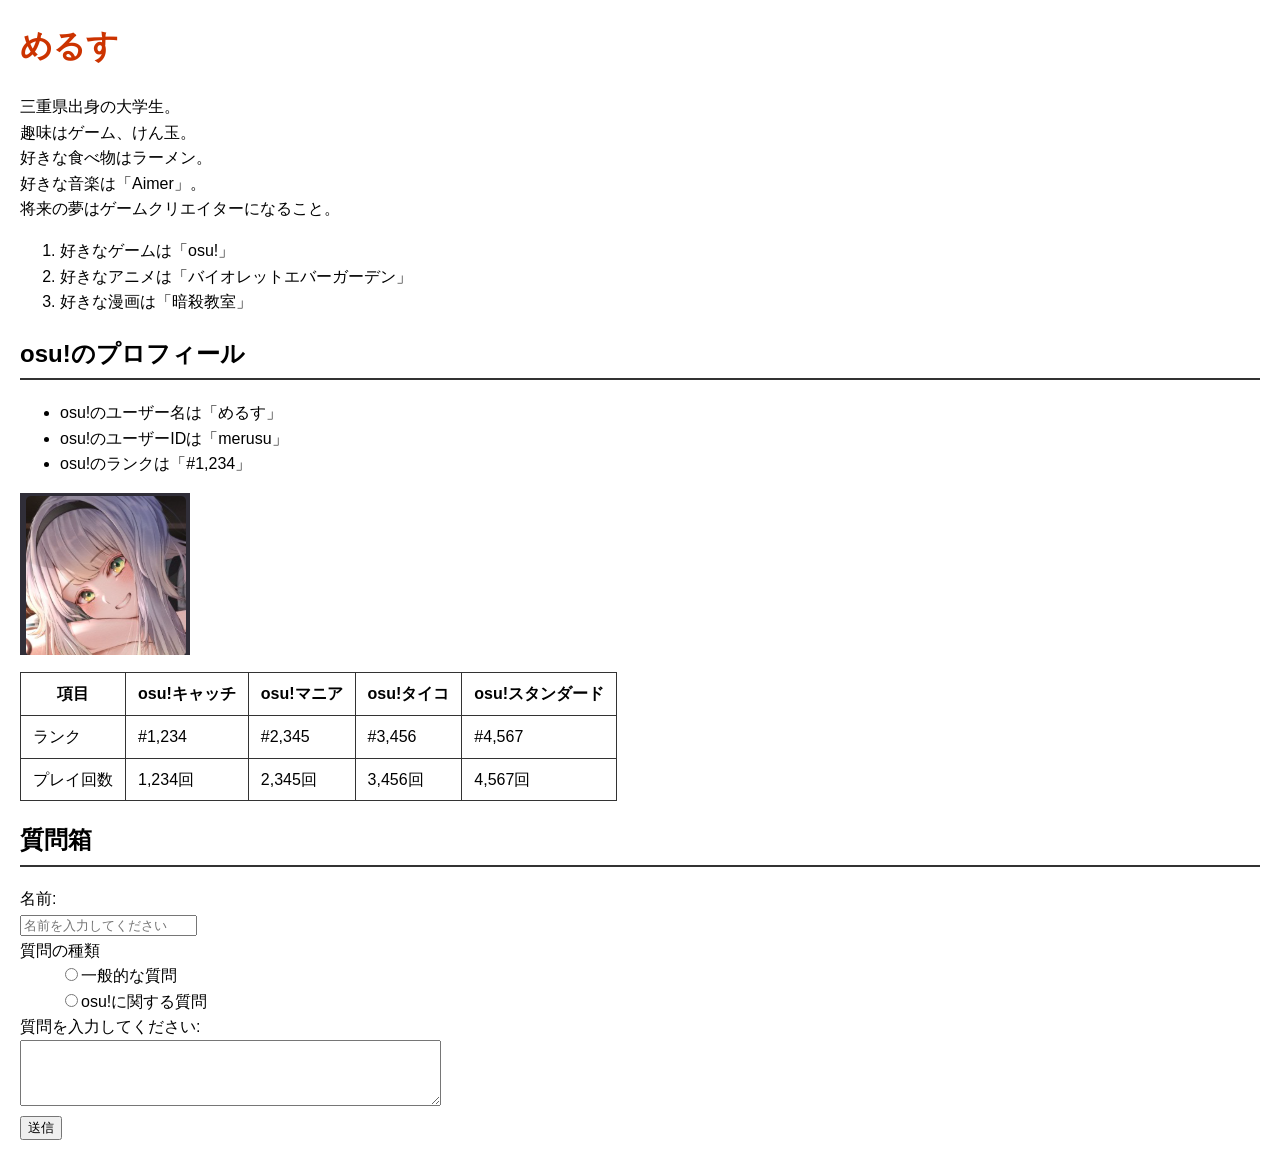
<file: index.html>
<!DOCTYPE html>
<html lang="en">
<head>
    <meta charset="UTF-8">
    <meta name="viewport" content="width=device-width, initial-scale=1.0">
    <title>Document</title>
    <link rel="stylesheet" href="index.css">
</head>
<body>
    <th>
        <h1>めるす</h1>
    </th>
    <p>三重県出身の大学生。<br>
        趣味はゲーム、けん玉。<br>
        好きな食べ物はラーメン。<br>
        好きな音楽は「Aimer」。<br>
        将来の夢はゲームクリエイターになること。</p>

    <ol>
        <li>好きなゲームは「osu!」</li>
        <li>好きなアニメは「バイオレットエバーガーデン」</li>
        <li>好きな漫画は「暗殺教室」</li>
    </ol>

    <h2>osu!のプロフィール</h2>
    <ul>
        <li>osu!のユーザー名は「めるす」</li>
        <li>osu!のユーザーIDは「merusu」</li>
        <li>osu!のランクは「#1,234」</li>
    </ul>
    <a href="https://osu.ppy.sh/users/merusu" target="_blank"><img src="odusioriha.png" alt="osu!プロフィール"></a>

    <table >
        <thead>
            <tr>
                <th>項目</th>
                <th>osu!キャッチ</th>
                <th>osu!マニア</th>
                <th>osu!タイコ</th>
                <th>osu!スタンダード</th>
            </tr>
        </thead>
        <tbody>
            <tr>
                <td>ランク</td>
                <td>#1,234</td>
                <td>#2,345</td>
                <td>#3,456</td>
                <td>#4,567</td>
            </tr>
            <tr>
                <td>プレイ回数</td>
                <td>1,234回</td>
                <td>2,345回</td>
                <td>3,456回</td>
                <td>4,567回</td>
            </tr>
        </tbody>
    </table>
        <th>
            <h2>質問箱</h2>

            </th>
    <form action="/submit_question" method="post">
        <label for="name">名前:</label><br>
        <input type="text" id="name" name="name" placeholder="名前を入力してください"><br>
        <dt>質問の種類</dt>
        <dd>
            <input type="radio" name="question_type" value="general" id="general">一般的な質問<br>
            <input type="radio" name="question_type" value="osu" id="osu">osu!に関する質問<br>
        </dd>
        <label for="question">質問を入力してください:</label><br>
        <textarea id="question" name="question" rows="4" cols="50"></textarea><br>
        <input type="submit" value="送信">
    </form>
</body>
</html>
</file>
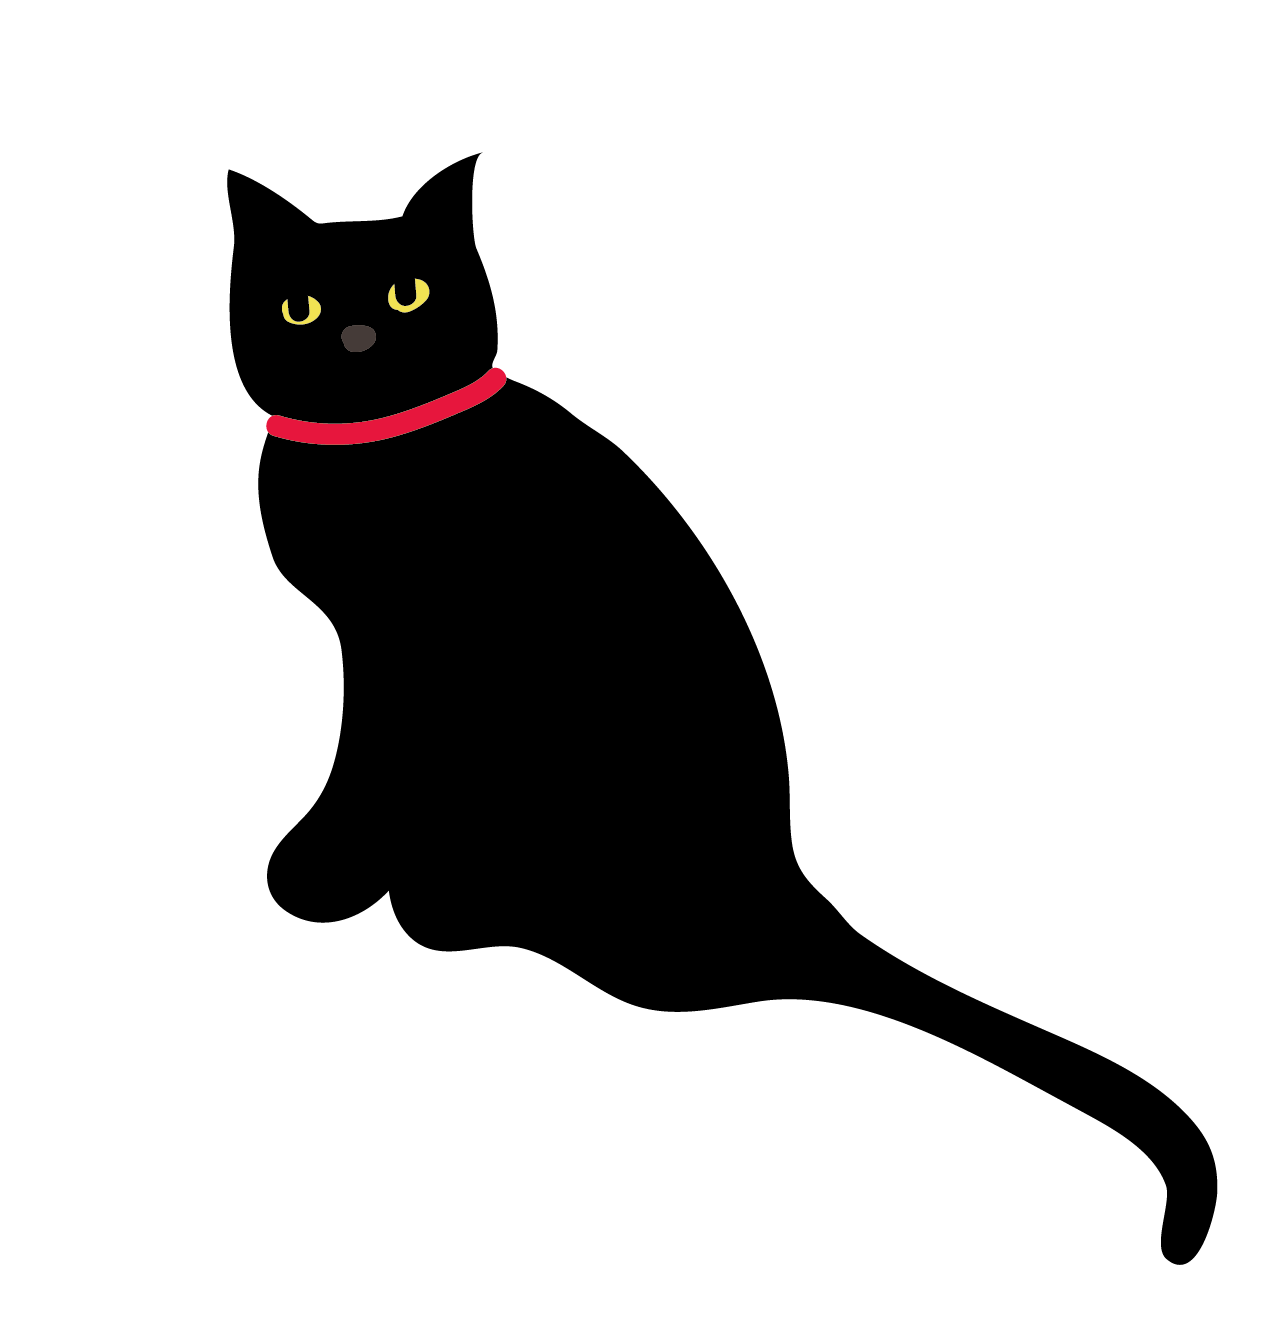
<file: 2a.html>
<!DOCTYPE html>
<html lang="en">
<head>
    <meta charset="UTF-8">
    <meta name="viewport" content="width=device-width, initial-scale=1.0">
    <title>Document</title>
</head>
<body>
    <img src="kuroneko-02-02.png">
</body>
</html>
</file>
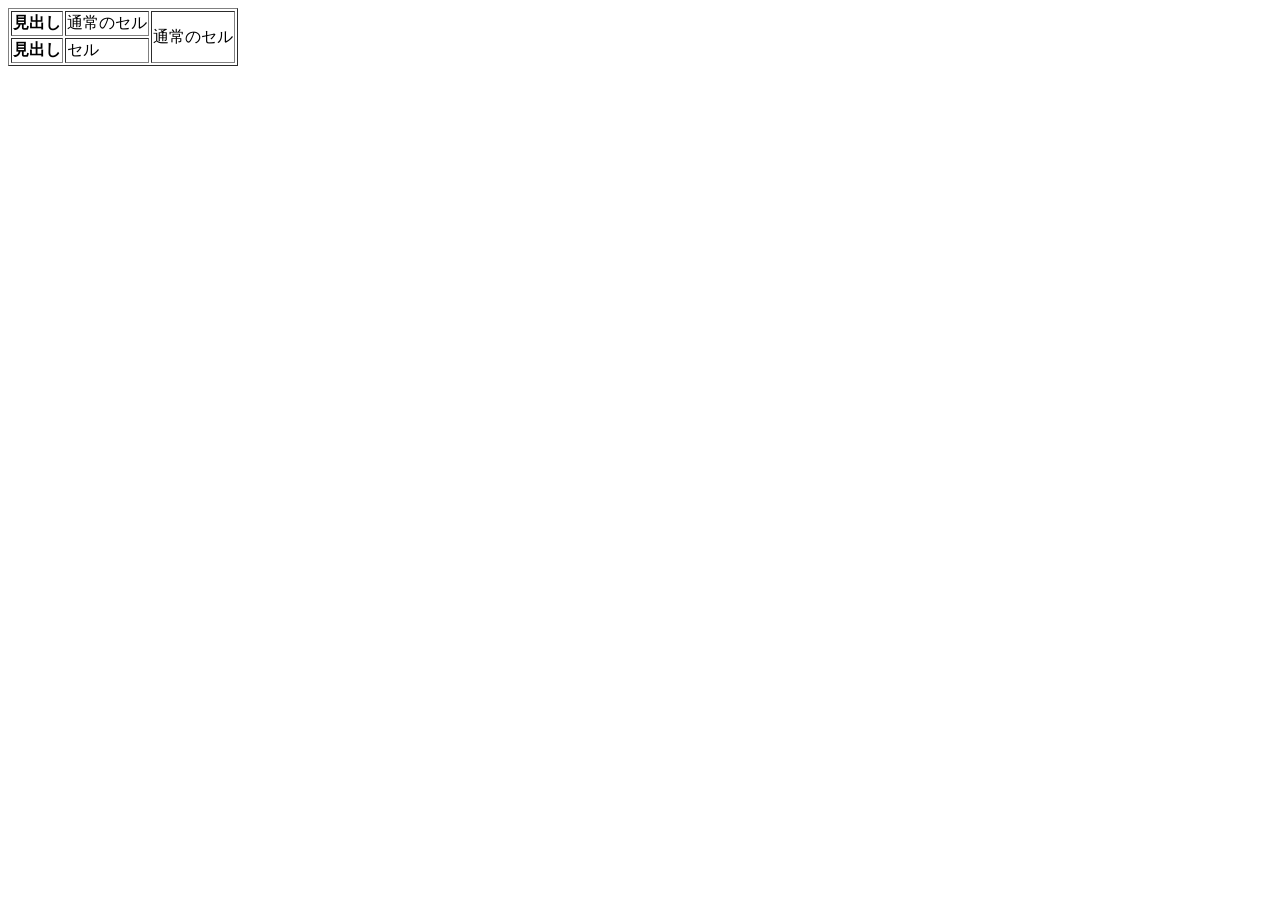
<file: 3.1.html>
<!DOCTYPE html>
<html lang="ja">
<head>
    <meta charset="UTF-8">
    <meta name="viewport" content="width=device-width, initial-scale=1.0">
    <title>Document</title>
</head>
<body>
    <table border="1">
        <tr>
            <th>見出し</th>
            <td>通常のセル</td>
            <td rowspan="2">通常のセル</td>
        </tr>
        <tr>
            <th>見出し</th>
            <td>セル</td>

        </tr>
            <form action="program.php" method="post">
            </form>
    </table>
</body>
</html>
</file>
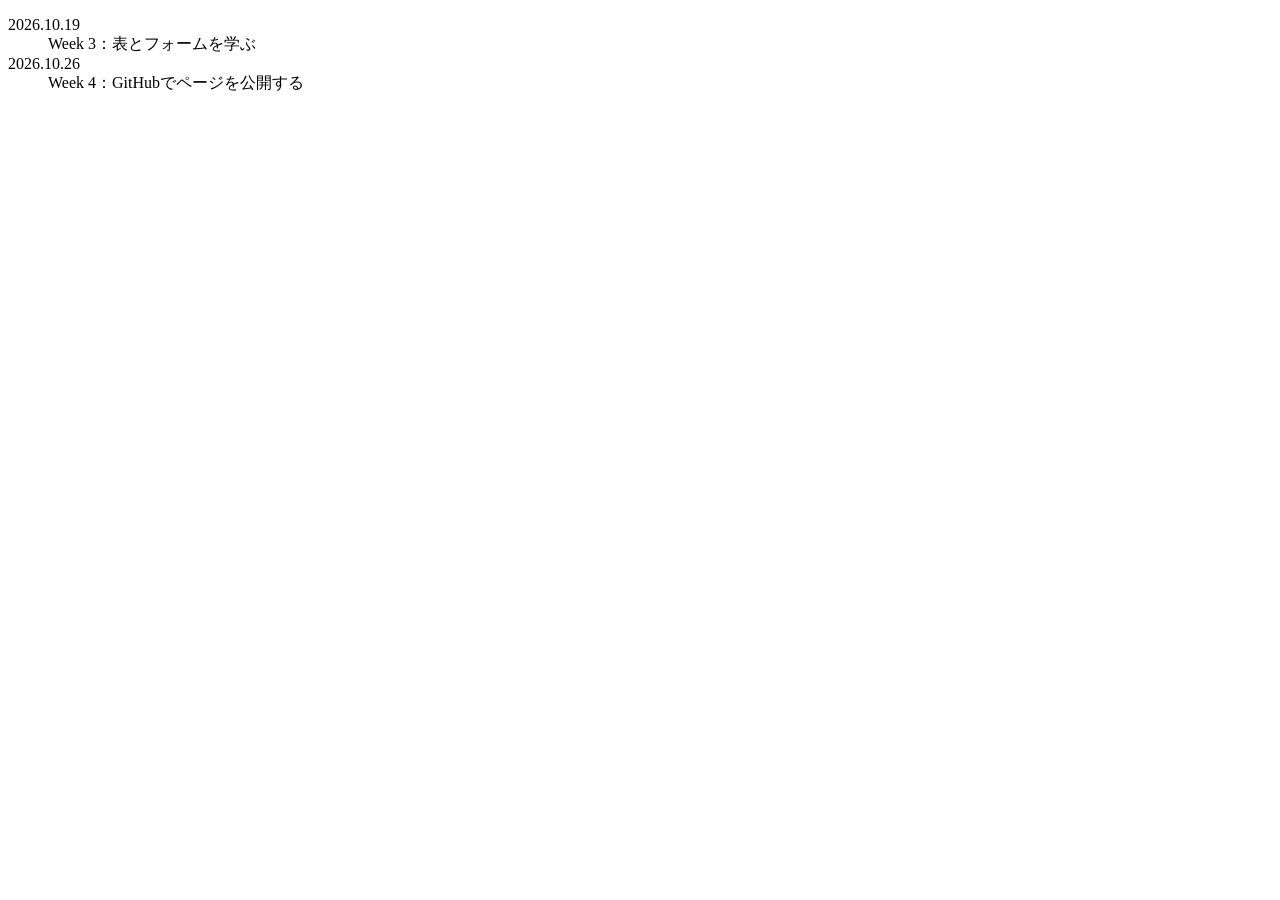
<file: 3.2.html>
<!DOCTYPE html>
<html lang="ja">
<head>
    <meta charset="UTF-8">
    <meta name="viewport" content="width=device-width, initial-scale=1.0">
    <title>Document</title>
</head>
<body>
    <dl>
    <dt>2026.10.19</dt>
    <dd>Week 3：表とフォームを学ぶ</dd>
    <dt>2026.10.26</dt>
    <dd>Week 4：GitHubでページを公開する</dd>
</dl>
</body>
</html>
</file>
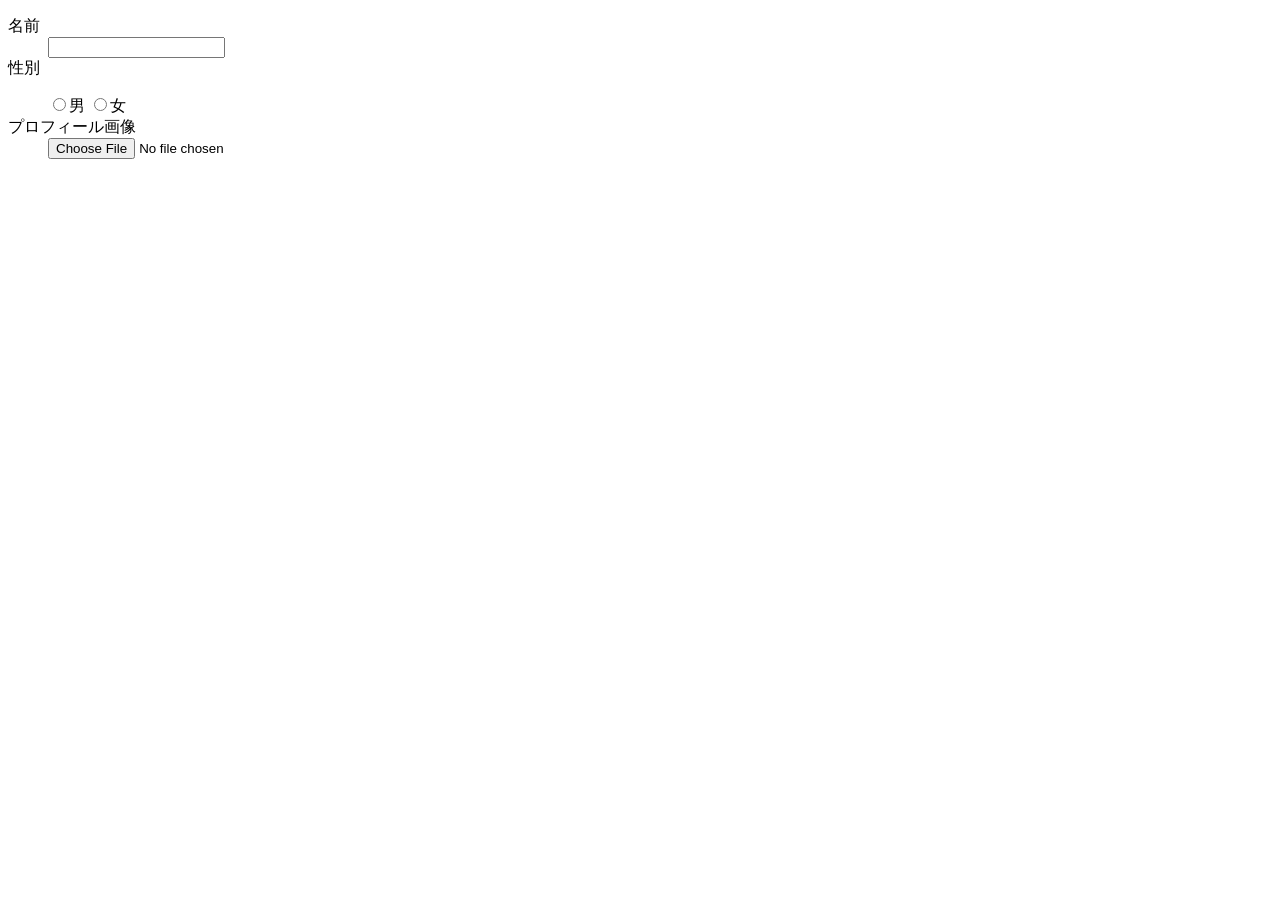
<file: 3.4.html>
<!DOCTYPE html>
<html lang="ja">
<head>
    <meta charset="UTF-8">
    <meta name="viewport" content="width=device-width, initial-scale=1.0">
    <title>Document</title>
</head>
<body>
    <form action="program.php" method="post">
        <dl>
            <dt>名前</dt>
           <dd>
              <input type="text" name="your-name">
           </dd>
           <dt>性別</dt>
        </dl>
        <dd>
            <input type="radio" name="gender" value="man">男
            <input type="radio" name="gender2" value="woman">女
        </dd>
        <dt>プロフィール画像</dt>
        <dd>
            <input type="file" name="profile-image">
        </dd>
    </form>
</body>
</html>
</file>
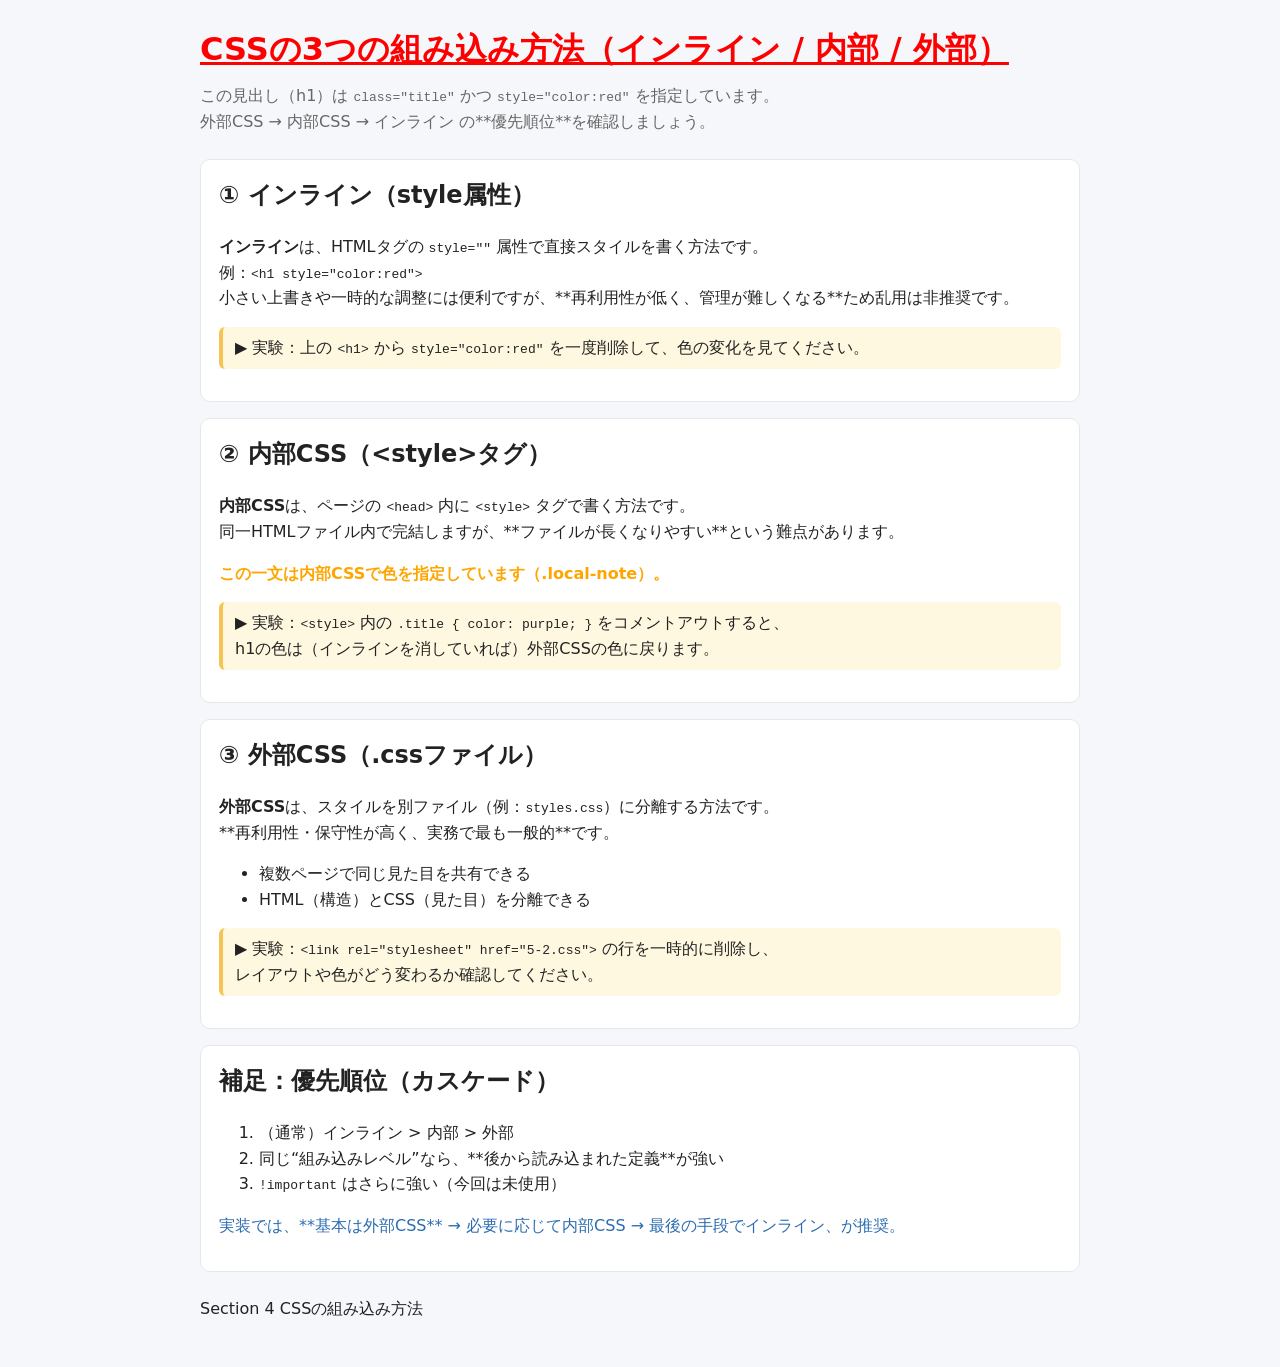
<file: 5-2.html>
<!DOCTYPE html>
<html lang="ja">
<head>
  <meta charset="UTF-8" />
  <title>CSSの組み込み方法デモ</title>

  <!-- ③ 外部CSSファイル -->
  <link rel="stylesheet" href="5-2.css" />

  <!-- ② 内部CSS（styleタグ） -->
  <style>
    /* 外部CSSより“後”に読み込まれるため、同じセレクタならこちらが優先されます（カスケード） */
    .title {
      color: purple;            /* 外部CSSの .title{ color: royalblue } を上書き */
      text-decoration: underline;
    }

    /* ページ内だけで使う、軽い調整の例 */
    .local-note {
      color: orange;
      font-weight: 700;
    }
  </style>
</head>
<body>
  <header class="container">
    <!-- ① インラインCSS（style属性） -->
    <!-- 同じ要素への指定では、通常インライン > 内部 > 外部 の順で強い（!importantは除く） -->
    <h1 class="title" style="color: red;">
      CSSの3つの組み込み方法（インライン / 内部 / 外部）
    </h1>
    <p class="lead">
      この見出し（h1）は <code>class="title"</code> かつ <code>style="color:red"</code> を指定しています。<br>
      外部CSS → 内部CSS → インライン の**優先順位**を確認しましょう。
    </p>
  </header>

  <main class="container">
    <section class="card">
      <h2>① インライン（style属性）</h2>
      <p>
        <strong>インライン</strong>は、HTMLタグの <code>style=""</code> 属性で直接スタイルを書く方法です。<br>
        例：<code>&lt;h1 style="color:red"&gt;</code><br>
        小さい上書きや一時的な調整には便利ですが、**再利用性が低く、管理が難しくなる**ため乱用は非推奨です。
      </p>
      <p class="try">
        ▶ 実験：上の <code>&lt;h1&gt;</code> から <code>style="color:red"</code> を一度削除して、色の変化を見てください。
      </p>
    </section>

    <section class="card">
      <h2>② 内部CSS（&lt;style&gt;タグ）</h2>
      <p>
        <strong>内部CSS</strong>は、ページの <code>&lt;head&gt;</code> 内に <code>&lt;style&gt;</code> タグで書く方法です。<br>
        同一HTMLファイル内で完結しますが、**ファイルが長くなりやすい**という難点があります。
      </p>
      <p class="local-note">この一文は内部CSSで色を指定しています（.local-note）。</p>
      <p class="try">
        ▶ 実験：<code>&lt;style&gt;</code> 内の <code>.title { color: purple; }</code> をコメントアウトすると、<br>
        h1の色は（インラインを消していれば）外部CSSの色に戻ります。
      </p>
    </section>

    <section class="card">
      <h2>③ 外部CSS（.cssファイル）</h2>
      <p>
        <strong>外部CSS</strong>は、スタイルを別ファイル（例：<code>styles.css</code>）に分離する方法です。<br>
        **再利用性・保守性が高く、実務で最も一般的**です。
      </p>
      <ul>
        <li>複数ページで同じ見た目を共有できる</li>
        <li>HTML（構造）とCSS（見た目）を分離できる</li>
      </ul>
      <p class="try">
        ▶ 実験：<code>&lt;link rel="stylesheet" href="5-2.css"&gt;</code> の行を一時的に削除し、<br>
        レイアウトや色がどう変わるか確認してください。
      </p>
    </section>

    <section class="card">
      <h2>補足：優先順位（カスケード）</h2>
      <ol>
        <li>（通常）インライン &gt; 内部 &gt; 外部</li>
        <li>同じ“組み込みレベル”なら、**後から読み込まれた定義**が強い</li>
        <li><code>!important</code> はさらに強い（今回は未使用）</li>
      </ol>
      <p class="note">
        実装では、**基本は外部CSS** → 必要に応じて内部CSS → 最後の手段でインライン、が推奨。
      </p>
    </section>
  </main>

  <footer class="container">
    <p>Section 4 CSSの組み込み方法</p>
  </footer>
</body>
</html>
</file>
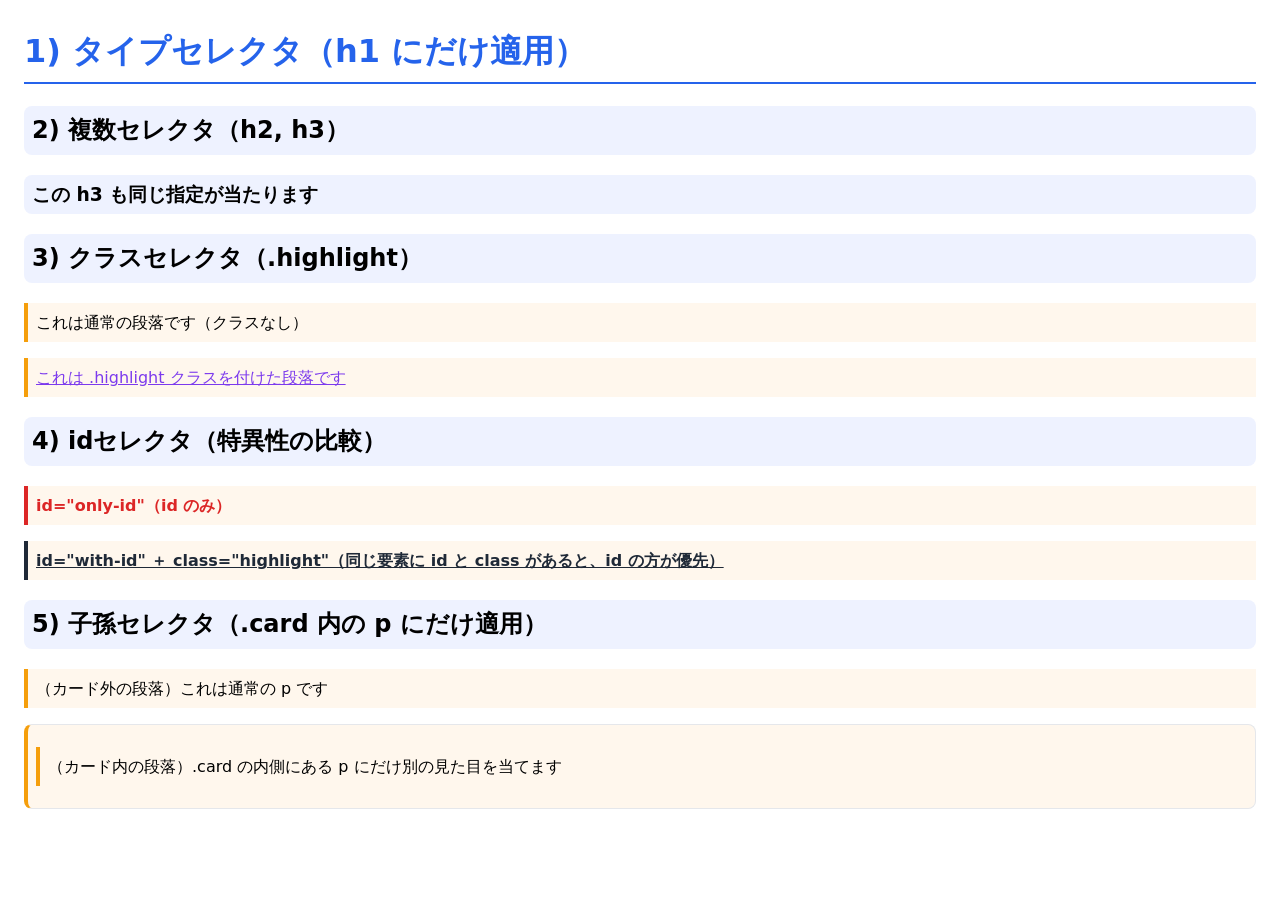
<file: 5-3.html>
<!DOCTYPE html>
<html lang="ja">
<head>
  <meta charset="UTF-8" />
  <title>CSSセレクタ：順番に比較するデモ</title>
  <link rel="stylesheet" href="5-3.css" />
</head>
<body>
  <!-- 1) タイプセレクタ（h1） -->
  <h1>1) タイプセレクタ（h1 にだけ適用）</h1>

  <!-- 2) 複数セレクタ（タグのみをカンマで並べる） -->
  <h2>2) 複数セレクタ（h2, h3）</h2>
  <h3>この h3 も同じ指定が当たります</h3>
  <!-- ※ 複数セレクタは「h2, .note」のようにクラスも混ぜられます（今回はタグのみで比較） -->

  <!-- 3) クラスセレクタ（.highlight） -->
  <h2>3) クラスセレクタ（.highlight）</h2>
  <p> これは通常の段落です（クラスなし）</p>
  <p class="highlight">これは .highlight クラスを付けた段落です</p>

  <!-- 4) idセレクタ（idのみ / id+class の比較） -->
  <h2>4) idセレクタ（特異性の比較）</h2>
  <p id="only-id">id="only-id"（id のみ）</p>
  <p id="with-id" class="highlight">
    id="with-id" ＋ class="highlight"（同じ要素に id と class があると、id の方が優先）
  </p>

  <!-- 5) 子孫セレクタ（.card 内の p と、外側の p の比較） -->
  <h2>5) 子孫セレクタ（.card 内の p にだけ適用）</h2>
  <p>（カード外の段落）これは通常の p です</p>

  <div class="card">
    <p>（カード内の段落）.card の内側にある p にだけ別の見た目を当てます</p>
  </div>
</body>
</html>
</file>
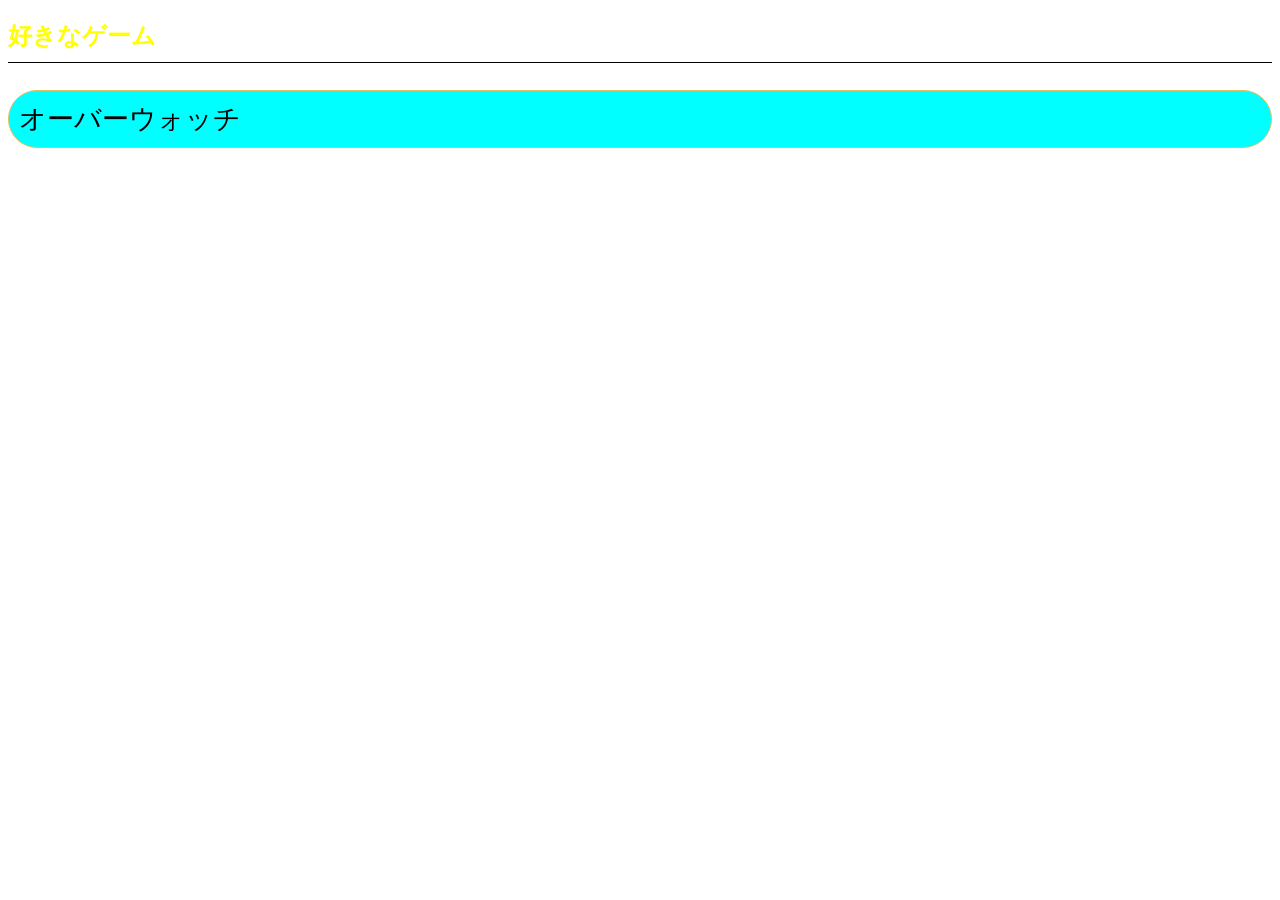
<file: 5-4.html>
<!DOCTYPE html>
<html lang="ja">
<head>
    <meta charset="UTF-8">
    <meta name="viewport" content="width=device-width, initial-scale=1.0">
    <title>Document</title>
    <link rel="stylesheet" href="5-4.css">
</head>
<body>
    <h2>好きなゲーム</h2>
    <p>オーバーウォッチ</p>

    
</body>
</html>
</file>
<file: index.css>
/* ① ページ全体の書体設定 */
body {
    font-family: sans-serif;
    line-height: 1.6;
    margin: 20px;
}

/* ② ページのいちばん上の見出し (h1) */
h1 {
    color: #cc3300;
}

/* ③ 見出し (h2) の下の線（border-bottom） */
h2 {
    border-bottom: 2px solid #333333;
    padding-bottom: 5px;
}

/* ④ 表の罫線をCSSに置き換える ＋ 二重線を1本にまとめる */
table, th, td {
    border: 1px solid #333333;
}

table {
    border-collapse: collapse;
    margin-top: 10px;
    margin-bottom: 20px;
}

th, td {
    padding: 8px 12px;
}

/* ⑤ 自分で名前をつけた class の例（好きなものや一言を装飾） */
.favorite {
    color: #0066cc;
    font-weight: bold;
}
</file>
<file: 5-2.css>
/* ③ 外部CSSファイル：全体の見た目（レイアウトや基本色）を定義 */
:root {
  --bg: #f6f7fb;
  --text: #222;
  --muted: #666;
  --card: #fff;
  --border: #e5e7eb;
  --accent: royalblue;
}

* { box-sizing: border-box; }

body {
  margin: 0;
  padding: 24px;
  font-family: system-ui, -apple-system, "Segoe UI", Roboto, "Hiragino Kaku Gothic ProN", Meiryo, sans-serif;
  line-height: 1.6;
  color: var(--text);
  background: var(--bg);
}

.container {
  max-width: 880px;
  margin: 0 auto 24px;
}

.title {
  /* 外部では青系。内部CSSで purple に上書き、インラインで red に上書きされる想定 */
  color: var(--accent);
  margin: 0 0 8px;
}

.lead {
  color: var(--muted);
  margin: 0 0 24px;
}

.card {
  background: var(--card);
  border: 1px solid var(--border);
  border-radius: 10px;
  padding: 16px 18px;
  margin-bottom: 16px;
}

.card h2 {
  margin-top: 0;
}

.try {
  background: #fff8e1;
  border-left: 4px solid #f6c453;
  padding: 8px 12px;
  border-radius: 6px;
}

.note {
  color: #2b6cb0;
}
</file>
<file: 5-3.css>
/* できるだけシンプルに。色と下線・枠で“当たっている”のが見えるようにする */
body {
  font-family: system-ui, -apple-system, "Segoe UI", Roboto, Meiryo, sans-serif;
  line-height: 1.7;
  margin: 24px;
}

/* 1) タイプセレクタ（要素名で指定） */
h1 {
  color: #2563eb;              /* 青 */
  border-bottom: 2px solid #2563eb;
  padding-bottom: 4px;
}

/* 2) 複数セレクタ（タグのみ） */
h2, h3{
  background: #eef2ff;         /* 薄い青背景 */
  padding: 4px 8px;
  border-radius: 8px;
}
/* ※ 複数セレクタは「h2, .highlight」のようにクラスも混ぜられます（今回はタグのみで比較）　*/

/* 3) クラスセレクタ */
.highlight {
  color: #7c3aed;               /* 紫 */
  text-decoration: underline;
}

/* 4) idセレクタ（特異性：id > class） */
#only-id {
  color: #dc2626;               /* 赤 */
  font-weight: 700;
  border-left: 4px solid #dc2626;
  padding-left: 8px;
}

#with-id {
  color: #1f2937;               /* ダークグレー（id が最終色に） */
  font-weight: 700;
  border-left: 4px solid #1f2937;
  padding-left: 8px;
}

/* 5) 子孫セレクタ（.card の中の p だけに適用） */
.card {
  border: 1px solid #e5e7eb;
  padding: 12px;
  border-radius: 8px;
  margin-top: 8px;
}

.card ,p {
  background: #fff7ed;          /* 薄いオレンジ背景 */
  border-left: 4px solid #f59e0b;
  padding: 6px 8px;
}

/* 参考：通常の p は何も上書きしない（比較がしやすいように） */
</file>
<file: 5-4.css>
p{
    font-size: 27px;
    font-family: serif;
    background-color:aqua;
    border: 1px solid #e0c060;
    border-radius: 30px;
    padding: 10px;
}
h2{
    color:#ffff00;
    border-bottom:1px solid #000000;
    padding-bottom: 10px;
}
</file>
